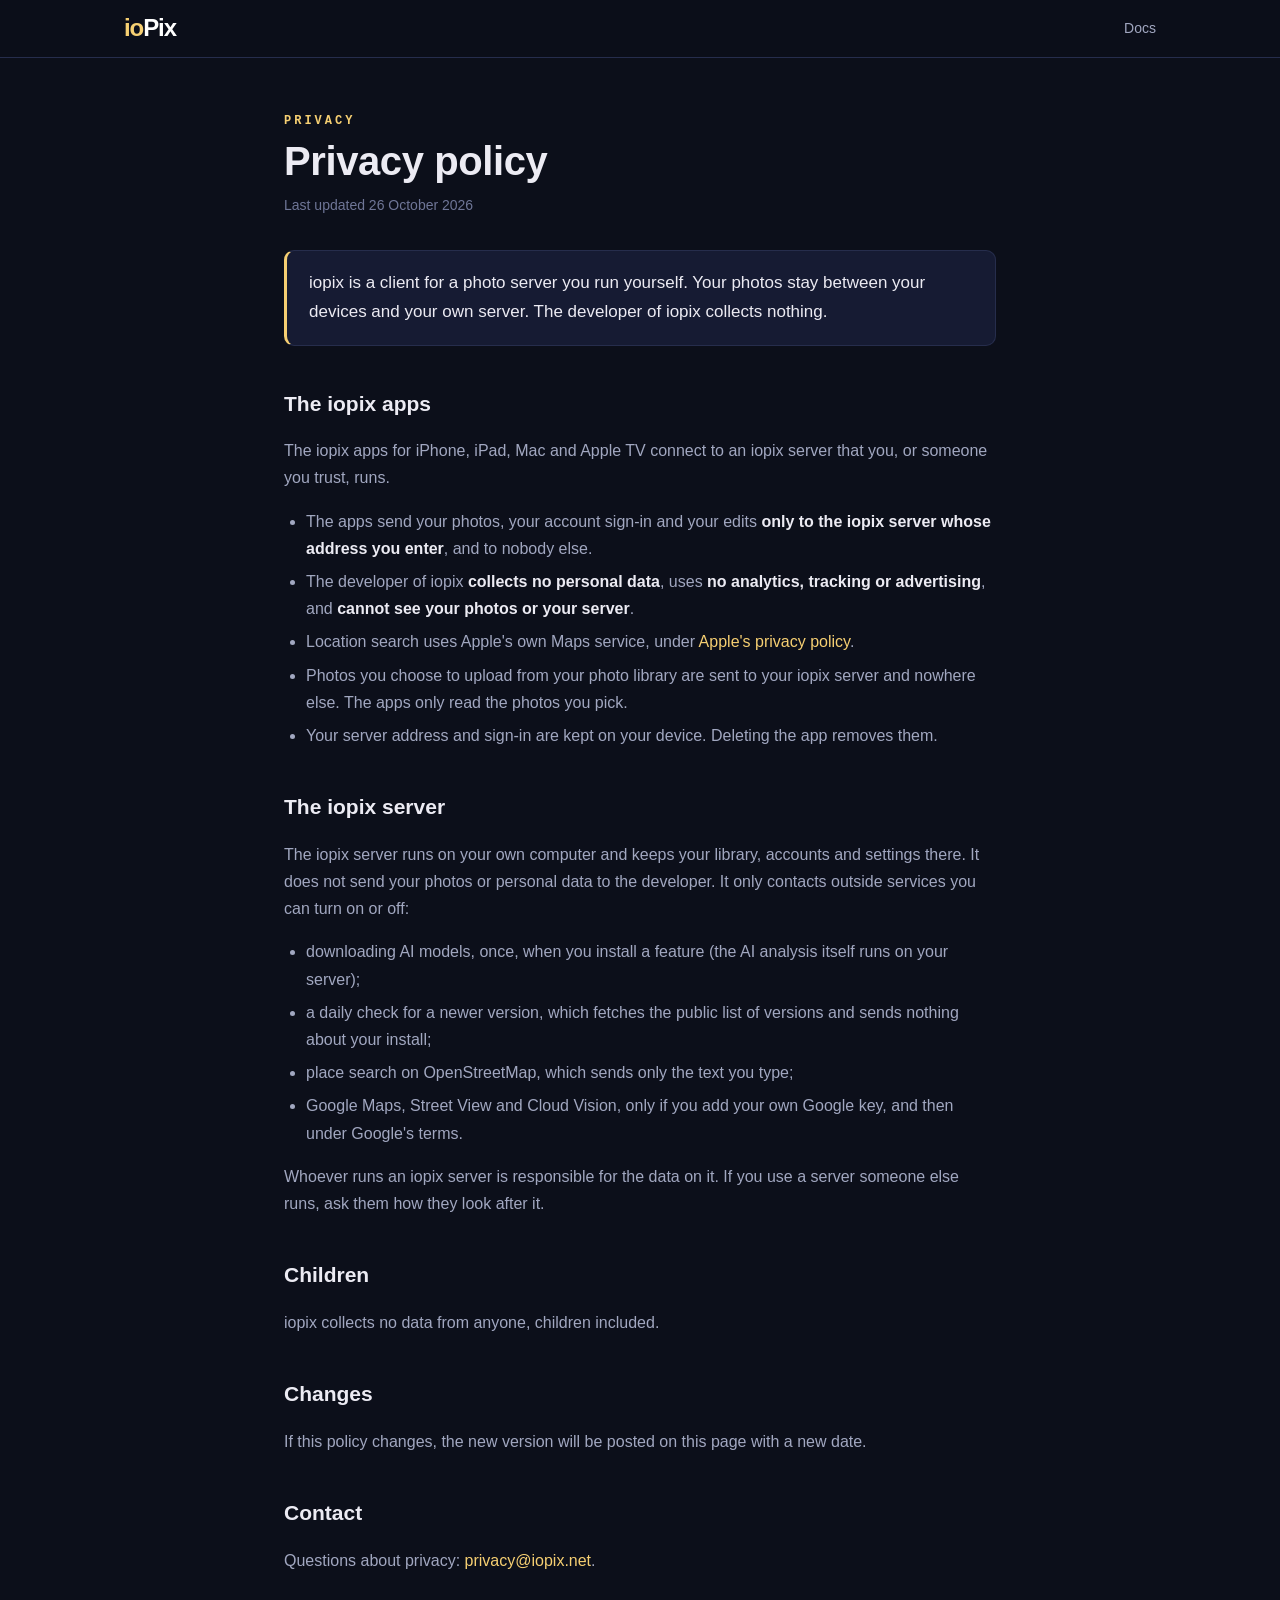
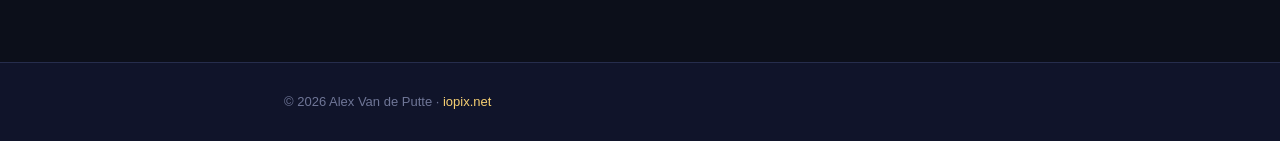
<file: site/home/privacy/index.html>
<!doctype html>
<html lang="en">
<head>
<meta charset="utf-8">
<meta name="viewport" content="width=device-width, initial-scale=1">
<title>Privacy policy · ioPix</title>
<meta name="description" content="Privacy policy for the iopix apps and the iopix server.">
<meta name="theme-color" content="#0c0f1a">
<link rel="icon" href="../favicon.svg" type="image/svg+xml">
<link rel="canonical" href="https://iopix.net/privacy/">
<style>
:root{--bg:#0c0f1a;--bg2:#10142a;--card:#161b33;--line:#262d4c;--text:#ecebf3;--muted:#a1a7c0;--faint:#6f7697;--gold:#f6cf72;
  --sans:-apple-system,BlinkMacSystemFont,'Segoe UI',Roboto,Helvetica,Arial,sans-serif;--mono:ui-monospace,SFMono-Regular,Menlo,Consolas,monospace}
*{box-sizing:border-box}
body{margin:0;background:var(--bg);color:var(--text);font:16px/1.7 var(--sans);-webkit-font-smoothing:antialiased}
a{color:var(--gold);text-decoration:none}a:hover{text-decoration:underline}
.wrap{max-width:760px;margin:0 auto;padding:0 24px}
.wm{font-weight:800;letter-spacing:-.045em;white-space:nowrap}.wm .io{color:var(--gold)}.wm .pix{color:#fff}
nav.top{position:sticky;top:0;height:58px;background:rgba(12,15,26,.85);backdrop-filter:blur(12px);-webkit-backdrop-filter:blur(12px);border-bottom:1px solid var(--line)}
nav.top .wrap{display:flex;align-items:center;height:100%;gap:24px;max-width:1080px}
nav.top .wm{font-size:24px}nav.top .wm:hover{text-decoration:none}
nav.top .links{margin-left:auto;display:flex;gap:24px;font-size:14px}nav.top .links a{color:var(--muted)}
main{padding:56px 0 72px}
.kicker{font:600 12px var(--mono);letter-spacing:.25em;text-transform:uppercase;color:var(--gold);margin:0 0 10px}
h1{font-size:clamp(30px,5vw,40px);line-height:1.15;margin:0;letter-spacing:-.01em}
.updated{color:var(--faint);font-size:14px;margin:10px 0 0}
.summary{margin:32px 0;background:var(--card);border:1px solid var(--line);border-left:3px solid var(--gold);border-radius:10px;padding:18px 22px;font-size:17px}
h2{font-size:21px;margin:40px 0 8px}
p,li{color:var(--muted)}strong{color:var(--text)}
ul{padding-left:22px}li{margin:6px 0}
footer{border-top:1px solid var(--line);padding:28px 0;background:var(--bg2);color:var(--faint);font-size:13px}
</style>
</head>
<body>
<nav class="top"><div class="wrap">
  <a class="wm" href="../" aria-label="ioPix home"><span class="io">io</span><span class="pix">Pix</span></a>
  <div class="links"><a href="../docs/">Docs</a></div>
</div></nav>
<main><div class="wrap">
  <p class="kicker">Privacy</p>
  <h1>Privacy policy</h1>
  <p class="updated">Last updated 26 October 2026</p>

  <div class="summary">iopix is a client for a photo server you run yourself. Your photos stay between your devices and your own server. The developer of iopix collects nothing.</div>

  <h2>The iopix apps</h2>
  <p>The iopix apps for iPhone, iPad, Mac and Apple TV connect to an iopix server that you, or someone you trust, runs.</p>
  <ul>
    <li>The apps send your photos, your account sign-in and your edits <strong>only to the iopix server whose address you enter</strong>, and to nobody else.</li>
    <li>The developer of iopix <strong>collects no personal data</strong>, uses <strong>no analytics, tracking or advertising</strong>, and <strong>cannot see your photos or your server</strong>.</li>
    <li>Location search uses Apple's own Maps service, under <a href="https://www.apple.com/legal/privacy/">Apple's privacy policy</a>.</li>
    <li>Photos you choose to upload from your photo library are sent to your iopix server and nowhere else. The apps only read the photos you pick.</li>
    <li>Your server address and sign-in are kept on your device. Deleting the app removes them.</li>
  </ul>

  <h2>The iopix server</h2>
  <p>The iopix server runs on your own computer and keeps your library, accounts and settings there. It does not send your photos or personal data to the developer. It only contacts outside services you can turn on or off:</p>
  <ul>
    <li>downloading AI models, once, when you install a feature (the AI analysis itself runs on your server);</li>
    <li>a daily check for a newer version, which fetches the public list of versions and sends nothing about your install;</li>
    <li>place search on OpenStreetMap, which sends only the text you type;</li>
    <li>Google Maps, Street View and Cloud Vision, only if you add your own Google key, and then under Google's terms.</li>
  </ul>
  <p>Whoever runs an iopix server is responsible for the data on it. If you use a server someone else runs, ask them how they look after it.</p>

  <h2>Children</h2>
  <p>iopix collects no data from anyone, children included.</p>

  <h2>Changes</h2>
  <p>If this policy changes, the new version will be posted on this page with a new date.</p>

  <h2>Contact</h2>
  <p>Questions about privacy: <!--email_off--><a href="mailto:privacy@iopix.net">privacy@iopix.net</a><!--/email_off-->.</p>
</div></main>
<footer><div class="wrap">© 2026 Alex Van de Putte · <a href="../">iopix.net</a></div></footer>
</body>
</html>
</file>
